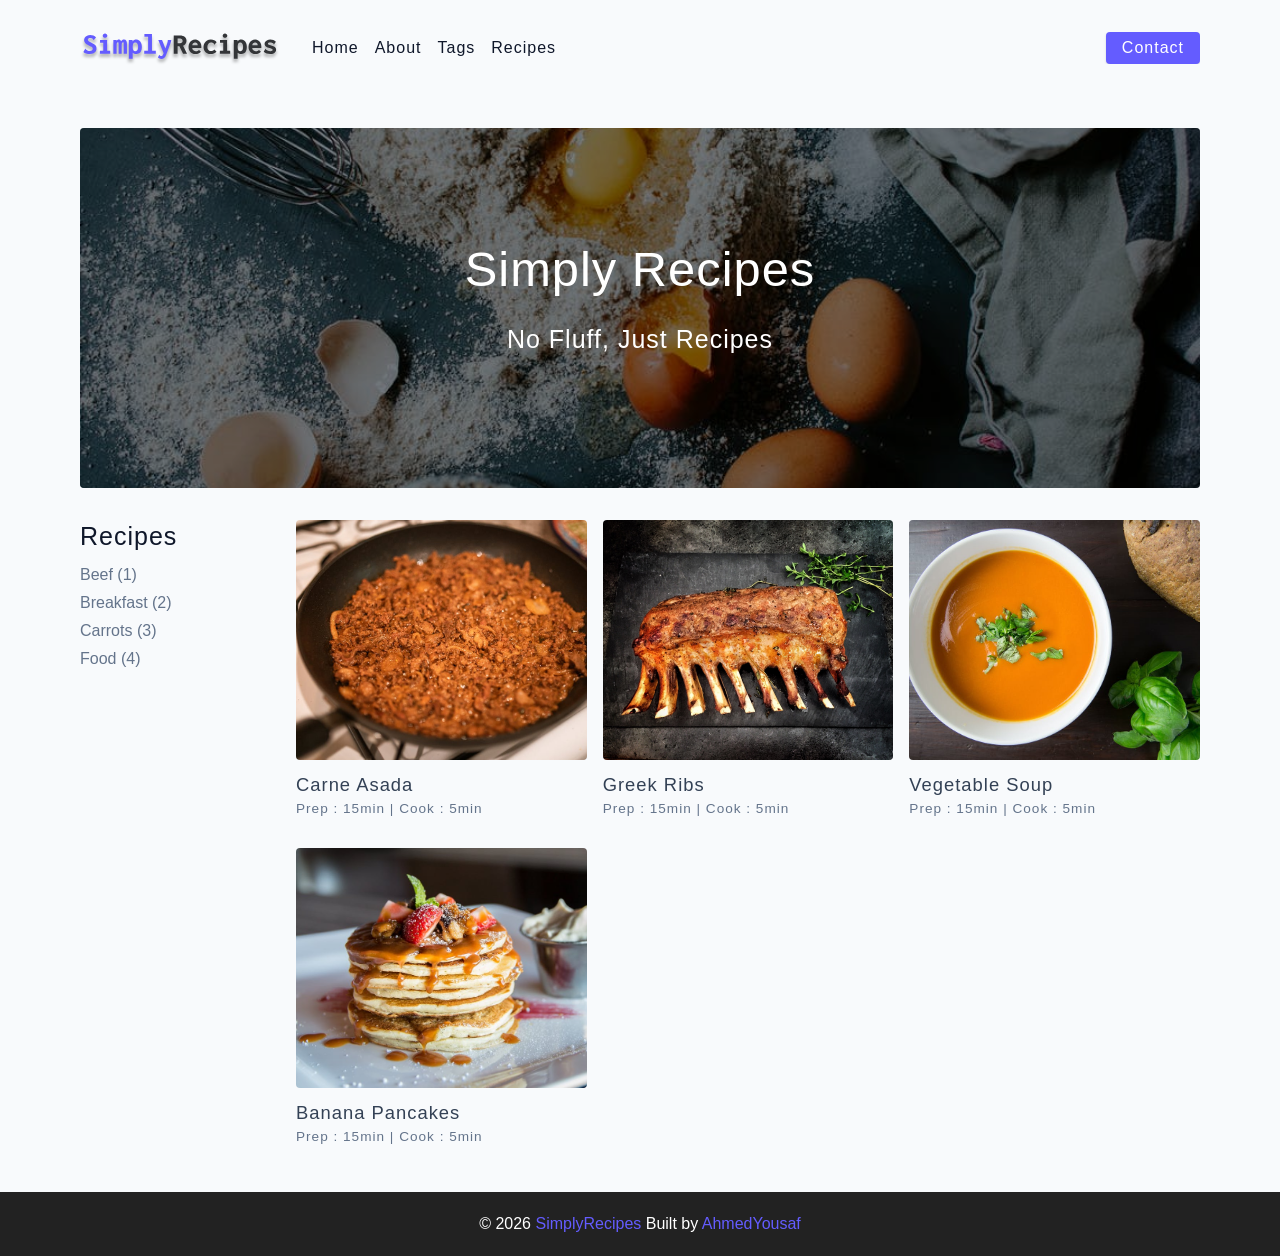
<file: starter/index.html>
<!DOCTYPE html>
<html lang="en">
  <head>
    <meta charset="UTF-8" />
    <meta http-equiv="X-UA-Compatible" content="IE=edge" />
    <meta name="viewport" content="width=device-width, initial-scale=1.0" />
    <title>Simply Recipes || Starter</title>
    <!-- favicon -->
    <link rel="shortcut icon" href="./assets/favicon.ico" type="image/x-icon" />
    <!-- normalize -->
    <link rel="stylesheet" href="./css/normalize.css" />
    <!-- font-awesome -->
    <link
      rel="stylesheet"
      href="https://cdnjs.cloudflare.com/ajax/libs/font-awesome/5.14.0/css/all.min.css"
    />
    <!-- main css -->
    <link rel="stylesheet" href="./css/main.css" />
  </head>
  <body>
   <!--nav-->
   <nav class="navbar">
    <div class="nav-center">
      <!--header-->
      <div class="nav-header">
      <a href="index.html" class="nav-logo">
        <img src="./assets/logo.svg" alt="simply recipes" />
      </a>
      <button type="button" class="btn nav-btn">
        <i class="fas fa-align-justify"></i>
      </button>
      </div>
      <!--links-->
      <div class="nav-links">
        <a href="index.html" class="nav-link">home</a>
        <a href="about.html" class="nav-link">about</a>
        <a href="tags.html" class="nav-link">tags</a>
        <a href="recipes.html" class="nav-link">recipes</a>
        <div class="nav-link contact-link">
          <a href="contact.html" class="btn">contact</a>
        </div>
      </div>
    </div>
   </nav>
   <!--end of nav-->
   <!--main-->
   <main class="page">
    <!--Header-->
    <header class="hero">
      <div class="hero-container">
        <div class="hero-text">
          <h1>Simply Recipes</h1>
          <h4>No Fluff, Just Recipes</h4>
        </div>
      </div>
    </header>
    <!--end of header-->
    <!--recipes container-->
    <section class="recipes-container">
      <!--tags container-->
      <div class="tags-container">
        <h4>Recipes</h4>
        <div class="tags-list">
          <a href="tag-template.html"> Beef (1)</a>
          <a href="tag-template.html"> Breakfast (2)</a>
          <a href="tag-template.html"> Carrots (3)</a>
          <a href="tag-template.html"> Food (4)</a>
        </div>
      </div>
      <!--end of tags container-->
      <!--recipes list-->
      <div class="recipes-list">
      <!--single recipe-->
      <a href="single-recipe.html" class="recipe">
        <img src="./assets/recipes/recipe-1.jpeg" alt="Food"
        class="img recipe-img"/>
        <h5>carne asada</h5>
        <p>Prep : 15min | Cook : 5min</p>
      </a>
      <!--end of single recipe-->
       <!--single recipe-->
      <a href="single-recipe.html" class="recipe">
        <img src="./assets/recipes/recipe-2.jpeg" alt="Food"
        class="img recipe-img"/>
        <h5>greek ribs</h5>
        <p>Prep : 15min | Cook : 5min</p>
      </a>
      <!--end of single recipe-->
       <!--single recipe-->
      <a href="single-recipe.html" class="recipe">
        <img src="./assets/recipes/recipe-3.jpeg" alt="Food"
        class="img recipe-img"/>
        <h5>vegetable soup</h5>
        <p>Prep : 15min | Cook : 5min</p>
      </a>
      <!--end of single recipe-->
       <!--single recipe-->
      <a href="single-recipe.html" class="recipe">
        <img src="./assets/recipes/recipe-4.jpeg" alt="Food"
        class="img recipe-img"/>
        <h5>banana pancakes</h5>
        <p>Prep : 15min | Cook : 5min</p>
      </a>
      <!--end of single recipe-->
      </div>
      <!--end of recipes list-->
    </section>
    <!--end of recipes container-->
   </main>
   <!--end of main-->
   <!--footer-->
   <footer class="page-footer">
    <p>
      &copy; <span id="date"></span>
      <span class="footer-logo">SimplyRecipes</span>
      Built by <a href="https://github.com/AhmedYousaf949">AhmedYousaf</a>
    </p>
   </footer>
   <script src="./js/app.js"></script>
  </body>
</html>
</file>
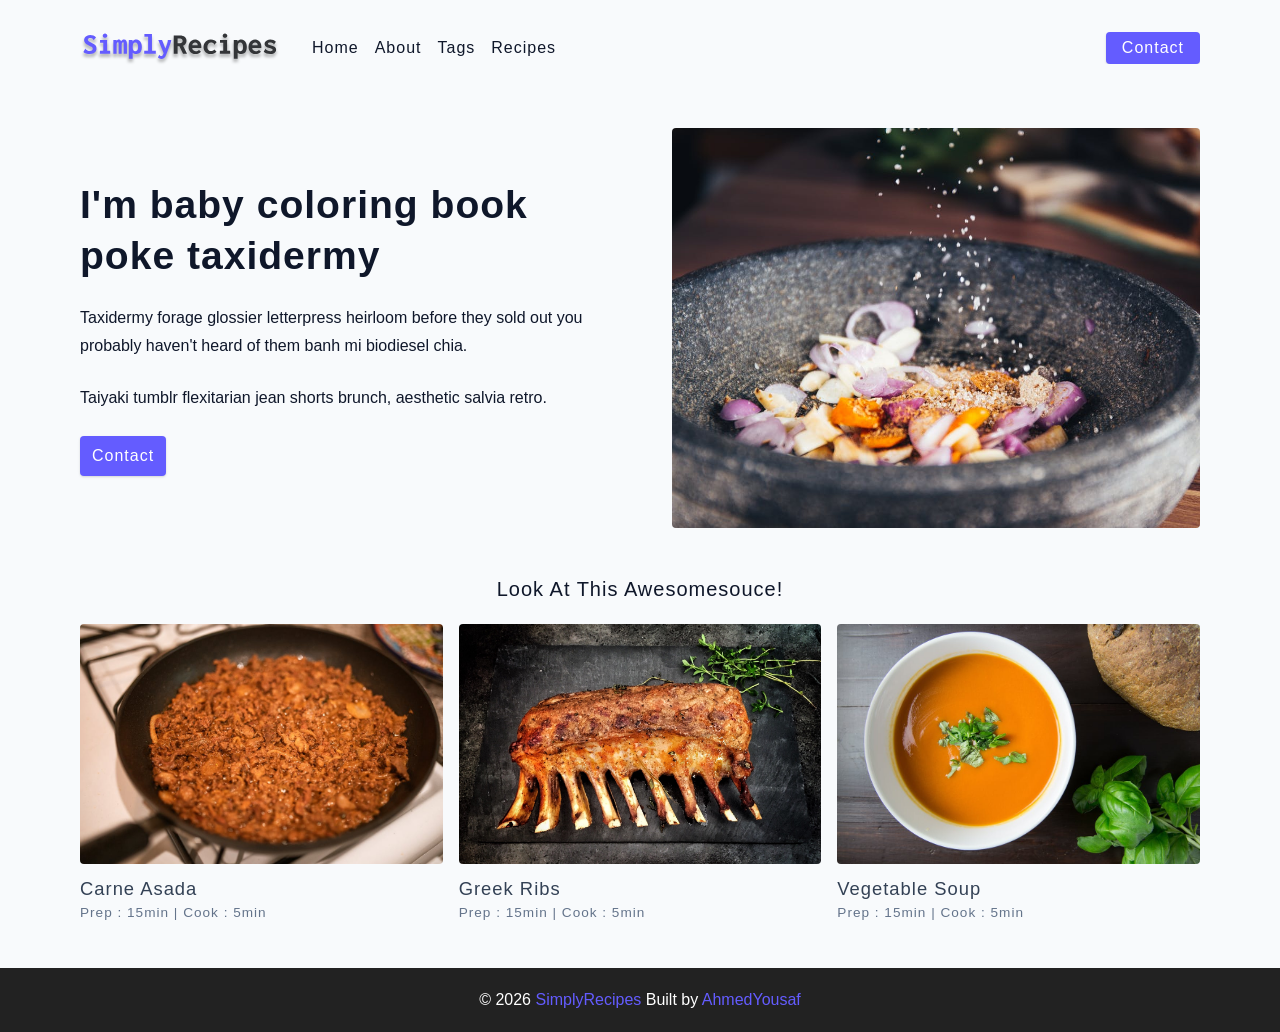
<file: starter/about.html>
<!DOCTYPE html>
<html lang="en">
  <head>
    <meta charset="UTF-8" />
    <meta http-equiv="X-UA-Compatible" content="IE=edge" />
    <meta name="viewport" content="width=device-width, initial-scale=1.0" />
    <title>About</title>
    <!-- favicon -->
    <link rel="shortcut icon" href="./assets/favicon.ico" type="image/x-icon" />
    <!-- normalize -->
    <link rel="stylesheet" href="./css/normalize.css" />
    <!-- font-awesome -->
    <link
      rel="stylesheet"
      href="https://cdnjs.cloudflare.com/ajax/libs/font-awesome/5.14.0/css/all.min.css"
    />
    <!-- main css -->
    <link rel="stylesheet" href="./css/main.css" />
  </head>
  <body>
   <!--nav-->
   <nav class="navbar">
    <div class="nav-center">
      <!--header-->
      <div class="nav-header">
      <a href="index.html" class="nav-logo">
        <img src="./assets/logo.svg" alt="simply recipes" />
      </a>
      <button type="button" class="btn nav-btn">
        <i class="fas fa-align-justify"></i>
      </button>
      </div>
      <!--links-->
      <div class="nav-links">
        <a href="index.html" class="nav-link">home</a>
        <a href="about.html" class="nav-link">about</a>
        <a href="tags.html" class="nav-link">tags</a>
        <a href="recipes.html" class="nav-link">recipes</a>
        <div class="nav-link contact-link">
          <a href="contact.html" class="btn">contact</a>
        </div>
      </div>
    </div>
   </nav>
   <!--end of nav-->
   <!--main-->
   <main class="page">
    <section class="about-page">
      <article>
        <h2>I'm baby coloring book poke taxidermy</h2>
        <p>Taxidermy forage glossier letterpress heirloom before they sold out you probably haven't heard of them banh mi biodiesel chia.</p>
        <p>Taiyaki tumblr flexitarian jean shorts brunch, aesthetic salvia retro. </p>
        <a href="contact.html" class="btn">contact</a>
      </article>
      <img src="./assets/about.jpeg" alt="Pouring Salt" class="img about-img">

    </section>
    <secion class="featured-recipes">
      <h5 class="featured-title">Look At this Awesomesouce!</h5>
      <!--recipes list-->
      <div class="recipes-list">
      <!--single recipe-->
      <a href="single-recipe.html" class="recipe">
        <img src="./assets/recipes/recipe-1.jpeg" alt="Food"
        class="img recipe-img"/>
        <h5>carne asada</h5>
        <p>Prep : 15min | Cook : 5min</p>
      </a>
      <!--end of single recipe-->
       <!--single recipe-->
      <a href="single-recipe.html" class="recipe">
        <img src="./assets/recipes/recipe-2.jpeg" alt="Food"
        class="img recipe-img"/>
        <h5>greek ribs</h5>
        <p>Prep : 15min | Cook : 5min</p>
      </a>
      <!--end of single recipe-->
       <!--single recipe-->
      <a href="single-recipe.html" class="recipe">
        <img src="./assets/recipes/recipe-3.jpeg" alt="Food"
        class="img recipe-img"/>
        <h5>vegetable soup</h5>
        <p>Prep : 15min | Cook : 5min</p>
      </a>
      <!--end of single recipe-->
       
      </div>
      <!--end of recipes list-->
    </secion>
   </main>
   <!--end of main-->
   <!--footer-->
   <footer class="page-footer">
    <p>
      &copy; <span id="date"></span>
      <span class="footer-logo">SimplyRecipes</span>
      Built by <a href="https://github.com/AhmedYousaf949">AhmedYousaf</a>
    </p>
   </footer>
   <script src="./js/app.js"></script>
  </body>
</html>
</file>
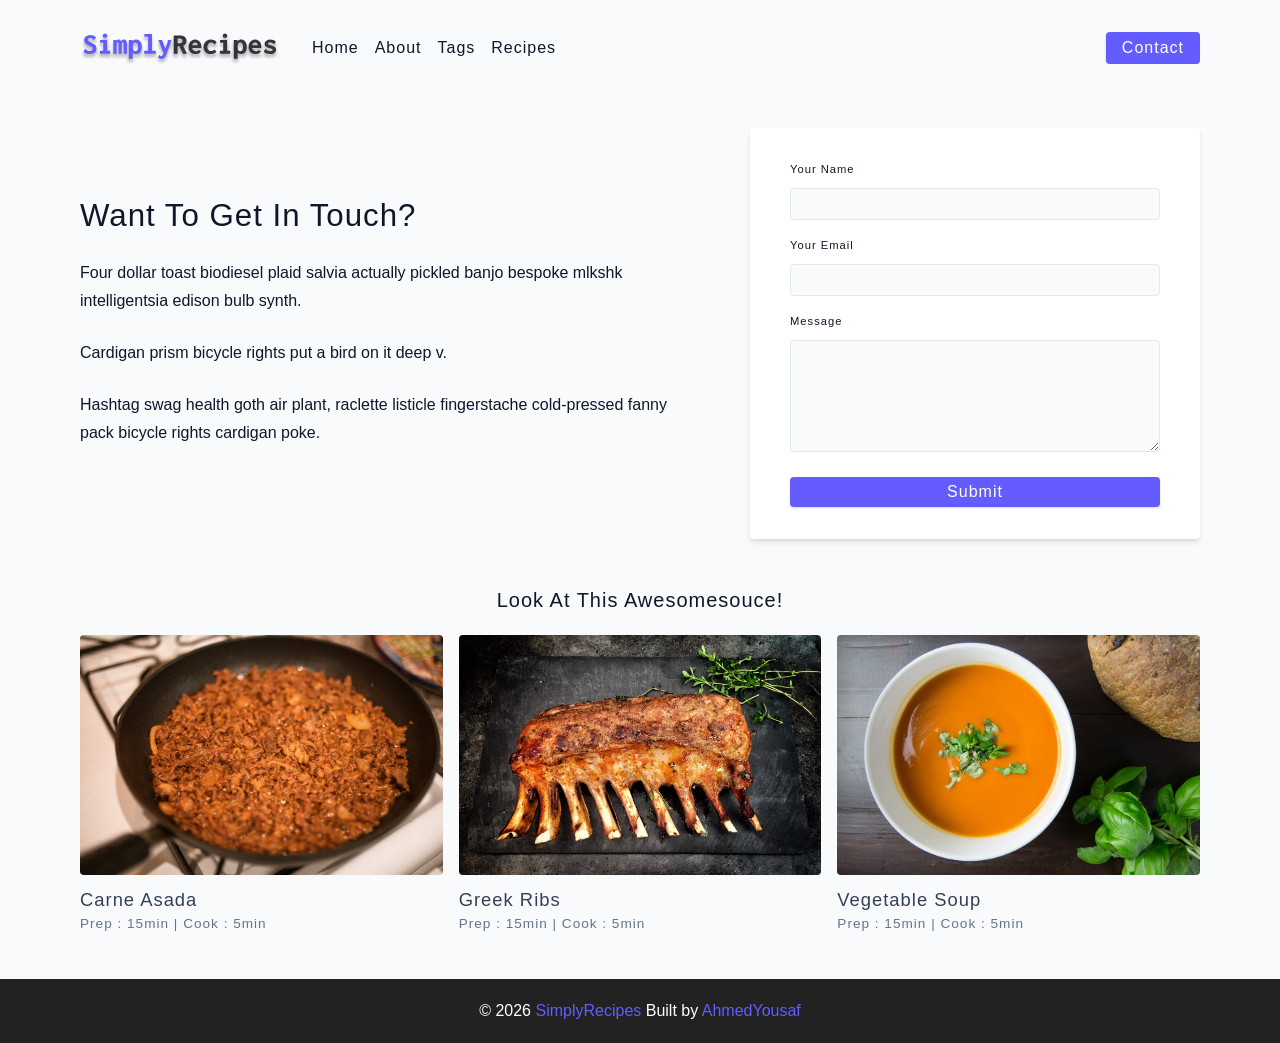
<file: starter/contact.html>
<!DOCTYPE html>
<html lang="en">
  <head>
    <meta charset="UTF-8" />
    <meta http-equiv="X-UA-Compatible" content="IE=edge" />
    <meta name="viewport" content="width=device-width, initial-scale=1.0" />
    <title>Contact</title>
    <!-- favicon -->
    <link rel="shortcut icon" href="./assets/favicon.ico" type="image/x-icon" />
    <!-- normalize -->
    <link rel="stylesheet" href="./css/normalize.css" />
    <!-- font-awesome -->
    <link
      rel="stylesheet"
      href="https://cdnjs.cloudflare.com/ajax/libs/font-awesome/5.14.0/css/all.min.css"
    />
    <!-- main css -->
    <link rel="stylesheet" href="./css/main.css" />
  </head>
  <body>
   <!--nav-->
   <nav class="navbar">
    <div class="nav-center">
      <!--header-->
      <div class="nav-header">
      <a href="index.html" class="nav-logo">
        <img src="./assets/logo.svg" alt="simply recipes" />
      </a>
      <button type="button" class="btn nav-btn">
        <i class="fas fa-align-justify"></i>
      </button>
      </div>
      <!--links-->
      <div class="nav-links">
        <a href="index.html" class="nav-link">home</a>
        <a href="about.html" class="nav-link">about</a>
        <a href="tags.html" class="nav-link">tags</a>
        <a href="recipes.html" class="nav-link">recipes</a>
        <div class="nav-link contact-link">
          <a href="contact.html" class="btn">contact</a>
        </div>
      </div>
    </div>
   </nav>
   <!--end of nav-->
   <!--main-->
   <main class="page">
    <section class="contact-container">
      <article class="contact-info">
        <h3>Want To Get In Touch?</h3>
        <p>Four dollar toast biodiesel plaid salvia actually pickled banjo 
          bespoke mlkshk intelligentsia edison bulb synth. </p>
          <p>Cardigan prism bicycle rights put a bird on it deep v.</p>
          <p>Hashtag swag health goth air plant,
             raclette listicle fingerstache cold-pressed fanny pack bicycle rights cardigan poke.</p>
      </article>
      <article>
        <form class="form contact-form">
          <!--single form row-->
          <div class="form-row">
            <label for="name" class="form-label">Your Name</label>
            <input type="text" name="name" id="name"
            class="form-input" />
          </div>
          <!--end of single form row-->
          <!--single form row-->
          <div class="form-row">
            <label for="email" class="form-label">Your email</label>
            <input type="text" name="email" id="email"
            class="form-input" />
          </div>
          <!--end of single form row-->
          <!--single form row-->
          <div class="form-row">
            <label for="message" class="form-label">Message</label>
            <textarea
            name="message"
            id="message"
            class="form-textarea"></textarea>
          </div>
          <!--end of single form row-->
          <button type="submit" class="btn btn-block">submit</button>
        </form>
      </article>
    </section>
    <secion class="featured-recipes">
      <h5 class="featured-title">Look At this Awesomesouce!</h5>
      <!--recipes list-->
      <div class="recipes-list">
      <!--single recipe-->
      <a href="single-recipe.html" class="recipe">
        <img src="./assets/recipes/recipe-1.jpeg" alt="Food"
        class="img recipe-img"/>
        <h5>carne asada</h5>
        <p>Prep : 15min | Cook : 5min</p>
      </a>
      <!--end of single recipe-->
       <!--single recipe-->
      <a href="single-recipe.html" class="recipe">
        <img src="./assets/recipes/recipe-2.jpeg" alt="Food"
        class="img recipe-img"/>
        <h5>greek ribs</h5>
        <p>Prep : 15min | Cook : 5min</p>
      </a>
      <!--end of single recipe-->
       <!--single recipe-->
      <a href="single-recipe.html" class="recipe">
        <img src="./assets/recipes/recipe-3.jpeg" alt="Food"
        class="img recipe-img"/>
        <h5>vegetable soup</h5>
        <p>Prep : 15min | Cook : 5min</p>
      </a>
      <!--end of single recipe-->
       
      </div>
      <!--end of recipes list-->
    </secion>
   </main>
   <!--end of main-->
   <!--footer-->
   <footer class="page-footer">
    <p>
      &copy; <span id="date"></span>
      <span class="footer-logo">SimplyRecipes</span>
      Built by <a href="https://github.com/AhmedYousaf949">AhmedYousaf</a>
    </p>
   </footer>
   <script src="./js/app.js"></script>
  </body>
</html>
</file>
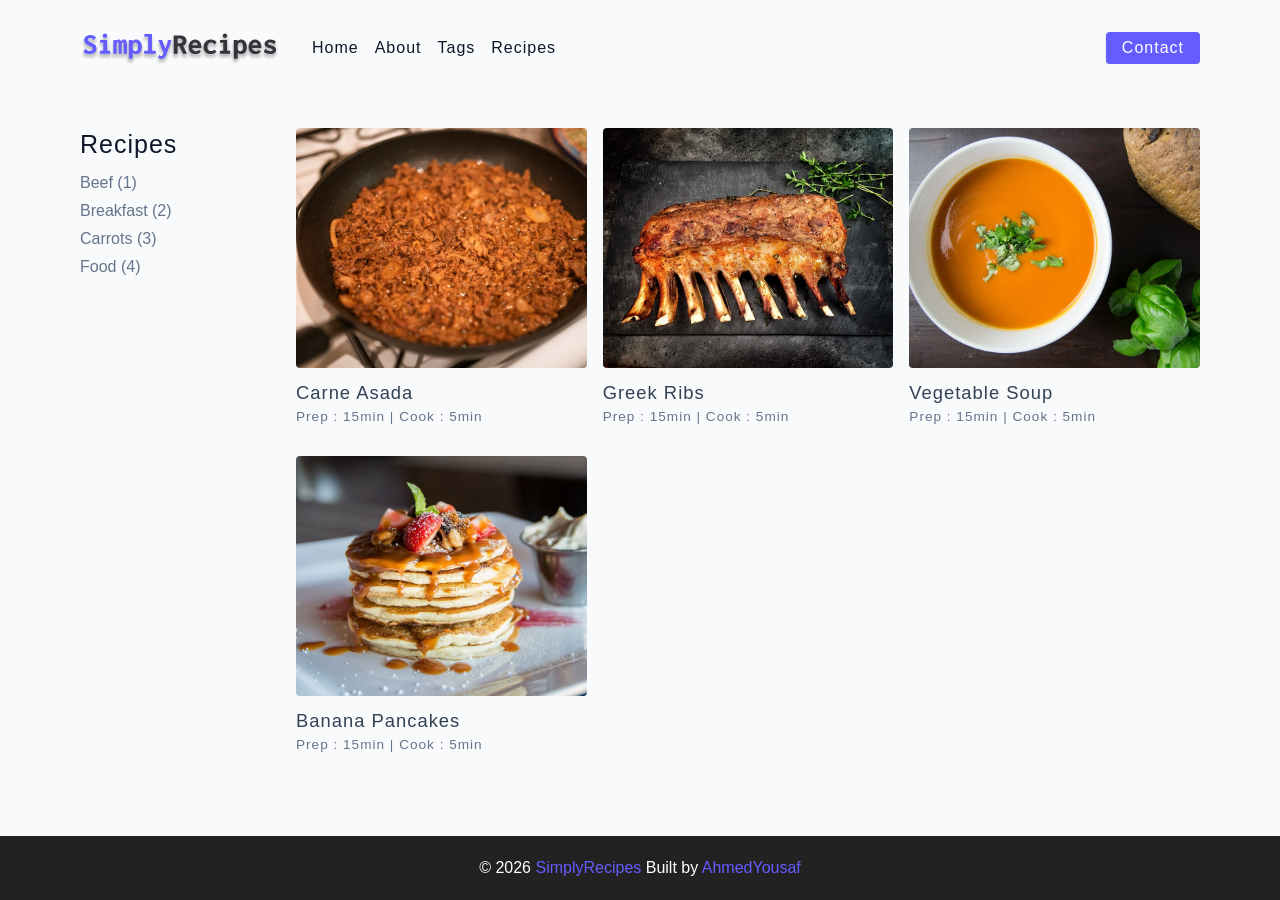
<file: starter/recipes.html>
<!DOCTYPE html>
<html lang="en">
  <head>
    <meta charset="UTF-8" />
    <meta http-equiv="X-UA-Compatible" content="IE=edge" />
    <meta name="viewport" content="width=device-width, initial-scale=1.0" />
    <title>Recipes</title>
    <!-- favicon -->
    <link rel="shortcut icon" href="./assets/favicon.ico" type="image/x-icon" />
    <!-- normalize -->
    <link rel="stylesheet" href="./css/normalize.css" />
    <!-- font-awesome -->
    <link
      rel="stylesheet"
      href="https://cdnjs.cloudflare.com/ajax/libs/font-awesome/5.14.0/css/all.min.css"
    />
    <!-- main css -->
    <link rel="stylesheet" href="./css/main.css" />
  </head>
  <body>
   <!--nav-->
   <nav class="navbar">
    <div class="nav-center">
      <!--header-->
      <div class="nav-header">
      <a href="index.html" class="nav-logo">
        <img src="./assets/logo.svg" alt="simply recipes" />
      </a>
      <button type="button" class="btn nav-btn">
        <i class="fas fa-align-justify"></i>
      </button>
      </div>
      <!--links-->
      <div class="nav-links">
        <a href="index.html" class="nav-link">home</a>
        <a href="about.html" class="nav-link">about</a>
        <a href="tags.html" class="nav-link">tags</a>
        <a href="recipes.html" class="nav-link">recipes</a>
        <div class="nav-link contact-link">
          <a href="contact.html" class="btn">contact</a>
        </div>
      </div>
    </div>
   </nav>
   <!--end of nav-->
   <!--main-->
   <main class="page">
     <!--recipes container-->
    <section class="recipes-container">
      <!--tags container-->
      <div class="tags-container">
        <h4>Recipes</h4>
        <div class="tags-list">
          <a href="tag-template.html"> Beef (1)</a>
          <a href="tag-template.html"> Breakfast (2)</a>
          <a href="tag-template.html"> Carrots (3)</a>
          <a href="tag-template.html"> Food (4)</a>
        </div>
      </div>
      <!--end of tags container-->
      <!--recipes list-->
      <div class="recipes-list">
      <!--single recipe-->
      <a href="single-recipe.html" class="recipe">
        <img src="./assets/recipes/recipe-1.jpeg" alt="Food"
        class="img recipe-img"/>
        <h5>carne asada</h5>
        <p>Prep : 15min | Cook : 5min</p>
      </a>
      <!--end of single recipe-->
       <!--single recipe-->
      <a href="single-recipe.html" class="recipe">
        <img src="./assets/recipes/recipe-2.jpeg" alt="Food"
        class="img recipe-img"/>
        <h5>greek ribs</h5>
        <p>Prep : 15min | Cook : 5min</p>
      </a>
      <!--end of single recipe-->
       <!--single recipe-->
      <a href="single-recipe.html" class="recipe">
        <img src="./assets/recipes/recipe-3.jpeg" alt="Food"
        class="img recipe-img"/>
        <h5>vegetable soup</h5>
        <p>Prep : 15min | Cook : 5min</p>
      </a>
      <!--end of single recipe-->
       <!--single recipe-->
      <a href="single-recipe.html" class="recipe">
        <img src="./assets/recipes/recipe-4.jpeg" alt="Food"
        class="img recipe-img"/>
        <h5>banana pancakes</h5>
        <p>Prep : 15min | Cook : 5min</p>
      </a>
      <!--end of single recipe-->
      </div>
      <!--end of recipes list-->
    </section>
    <!--end of recipes container-->
   </main>
   <!--end of main-->
   <!--footer-->
   <footer class="page-footer">
    <p>
      &copy; <span id="date"></span>
      <span class="footer-logo">SimplyRecipes</span>
      Built by <a href="https://github.com/AhmedYousaf949">AhmedYousaf</a>
    </p>
   </footer>
   <script src="./js/app.js"></script>
  </body>
</html>
</file>
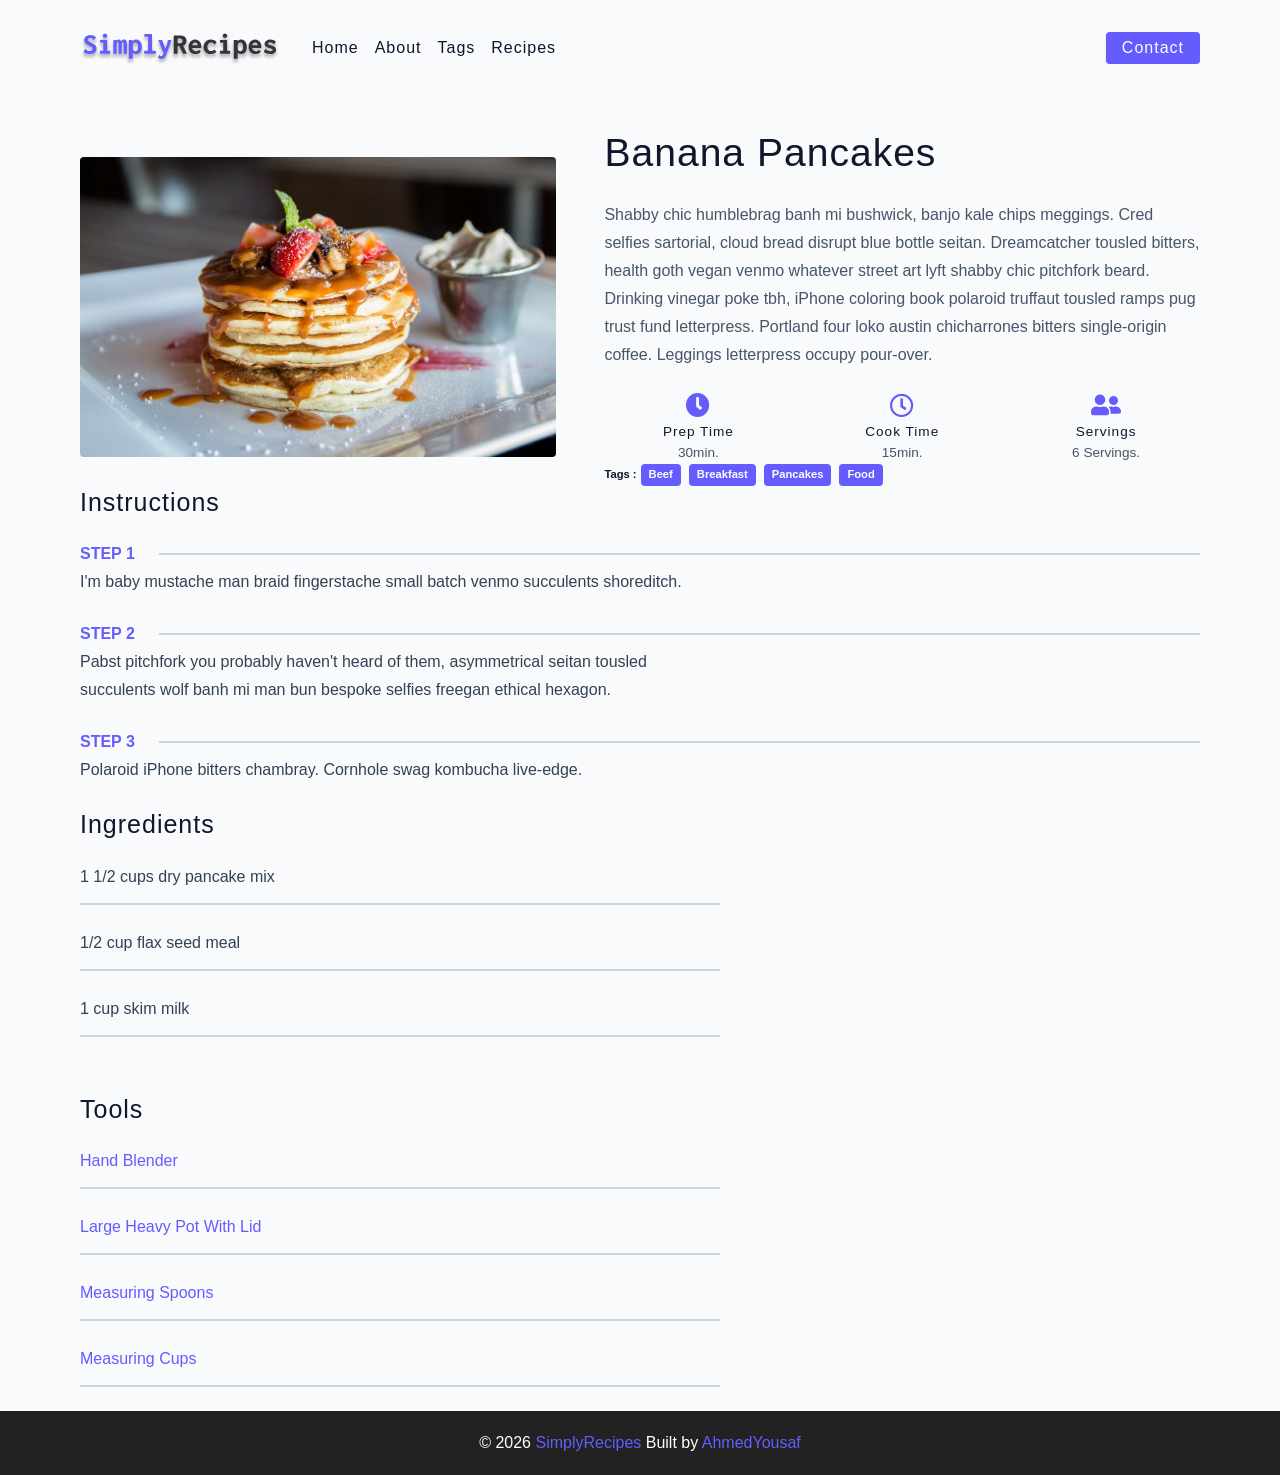
<file: starter/single-recipe.html>
<!DOCTYPE html>
<html lang="en">
  <head>
    <meta charset="UTF-8" />
    <meta http-equiv="X-UA-Compatible" content="IE=edge" />
    <meta name="viewport" content="width=device-width, initial-scale=1.0" />
    <title>Single Recipe</title>
    <!-- favicon -->
    <link rel="shortcut icon" href="./assets/favicon.ico" type="image/x-icon" />
    <!-- normalize -->
    <link rel="stylesheet" href="./css/normalize.css" />
    <!-- font-awesome -->
    <link
      rel="stylesheet"
      href="https://cdnjs.cloudflare.com/ajax/libs/font-awesome/5.14.0/css/all.min.css"
    />
    <!-- main css -->
    <link rel="stylesheet" href="./css/main.css" />
  </head>
  <body>
   <!--nav-->
   <nav class="navbar">
    <div class="nav-center">
      <!--header-->
      <div class="nav-header">
      <a href="index.html" class="nav-logo">
        <img src="./assets/logo.svg" alt="simply recipes" />
      </a>
      <button type="button" class="btn nav-btn">
        <i class="fas fa-align-justify"></i>
      </button>
      </div>
      <!--links-->
      <div class="nav-links">
        <a href="index.html" class="nav-link">home</a>
        <a href="about.html" class="nav-link">about</a>
        <a href="tags.html" class="nav-link">tags</a>
        <a href="recipes.html" class="nav-link">recipes</a>
        <div class="nav-link contact-link">
          <a href="contact.html" class="btn">contact</a>
        </div>
      </div>
    </div>
   </nav>
   <!--end of nav-->
   <!--main-->
   <main class="page">
    <div class="recipe-page">
      <section class="recipe-hero">
        <img src="./assets/recipes/recipe-4.jpeg" class="img recipe-hero-img" alt="pancakes" />
        <article>
          <h2>Banana Pancakes</h2>
          <p>Shabby chic humblebrag banh mi bushwick, banjo kale chips meggings. Cred selfies sartorial, cloud bread disrupt blue bottle seitan. Dreamcatcher tousled bitters, health goth vegan venmo whatever street art lyft shabby chic pitchfork beard. Drinking vinegar poke tbh, iPhone coloring book polaroid truffaut tousled ramps pug trust fund letterpress. Portland four loko austin chicharrones bitters single-origin coffee. Leggings letterpress occupy pour-over. </p>
          <!--recipe icons-->
          <div class="recipe-icons">
            <!-- single recipe icon-->
            <article>
              <i class="fas fa-clock"></i>
              <h5>Prep Time</h5>
              <p>30min.</p>
            </article>
            <!-- single recipe icon-->
            <article>
              <i class="far fa-clock"></i>
              <h5>Cook Time</h5>
              <p>15min.</p>
            </article>
            <!-- single recipe icon-->
            <article>
              <i class="fas fa-user-friends"></i>
              <h5>Servings</h5>
              <p>6 Servings.</p>
            </article>
          </div>
          <!--recipe tags-->
          <div class="recipe-tags">
            Tags : <a href="tag-template.html">Beef</a>
            <a href="tag-template.html">Breakfast</a>
            <a href="tag-template.html">Pancakes</a>
            <a href="tag-template.html">Food</a>
          </div>
        </article>
      </section>
      <!--recipe content-->
      <section class="recipe-content">
        <article>
          <h4>Instructions</h4>
          <!--Single Instruction-->
          <div class="single-instruction">
            <header>
              <p>step 1</p>
              <div></div>
            </header>
            <p>I'm baby mustache man braid fingerstache small batch venmo succulents shoreditch. </p>
            <!--Single Instruction-->
          <div class="single-instruction">
            <header>
              <p>step 2</p>
              <div></div>
            </header>
            <p>Pabst pitchfork you probably haven't heard of them,
               asymmetrical seitan tousled succulents wolf banh mi man bun bespoke selfies freegan ethical hexagon.  </p>
            <!--Single Instruction-->
          <div class="single-instruction">
            <header>
              <p>step 3</p>
              <div></div>
            </header>
            <p>Polaroid iPhone bitters chambray. Cornhole swag kombucha live-edge.  </p>
          </div>
        </article>
        <article class="second-column">
          <div>
            <h4>Ingredients</h4>
            <p class="single-ingredient">
              1 1/2 cups dry pancake mix
            </p>
            <p class="single-ingredient">
              1/2 cup flax seed meal
            </p>
            <p class="single-ingredient">
              1 cup skim milk
            </p>
          </div>
          <div>
            <h4>Tools</h4>
            <p class="single-tool">Hand Blender</p>
            <p class="single-tool">Large Heavy Pot With Lid</p>
            <p class="single-tool">Measuring Spoons</p>
            <p class="single-tool">Measuring Cups</p>
          </div>
        </article>
      </section>
    </div>
   </main>
   <!--end of main-->
   <!--footer-->
   <footer class="page-footer">
    <p>
      &copy; <span id="date"></span>
      <span class="footer-logo">SimplyRecipes</span>
      Built by <a href="https://github.com/AhmedYousaf949">AhmedYousaf</a>
    </p>
   </footer>
   <script src="./js/app.js"></script>
  </body>
</html>
</file>
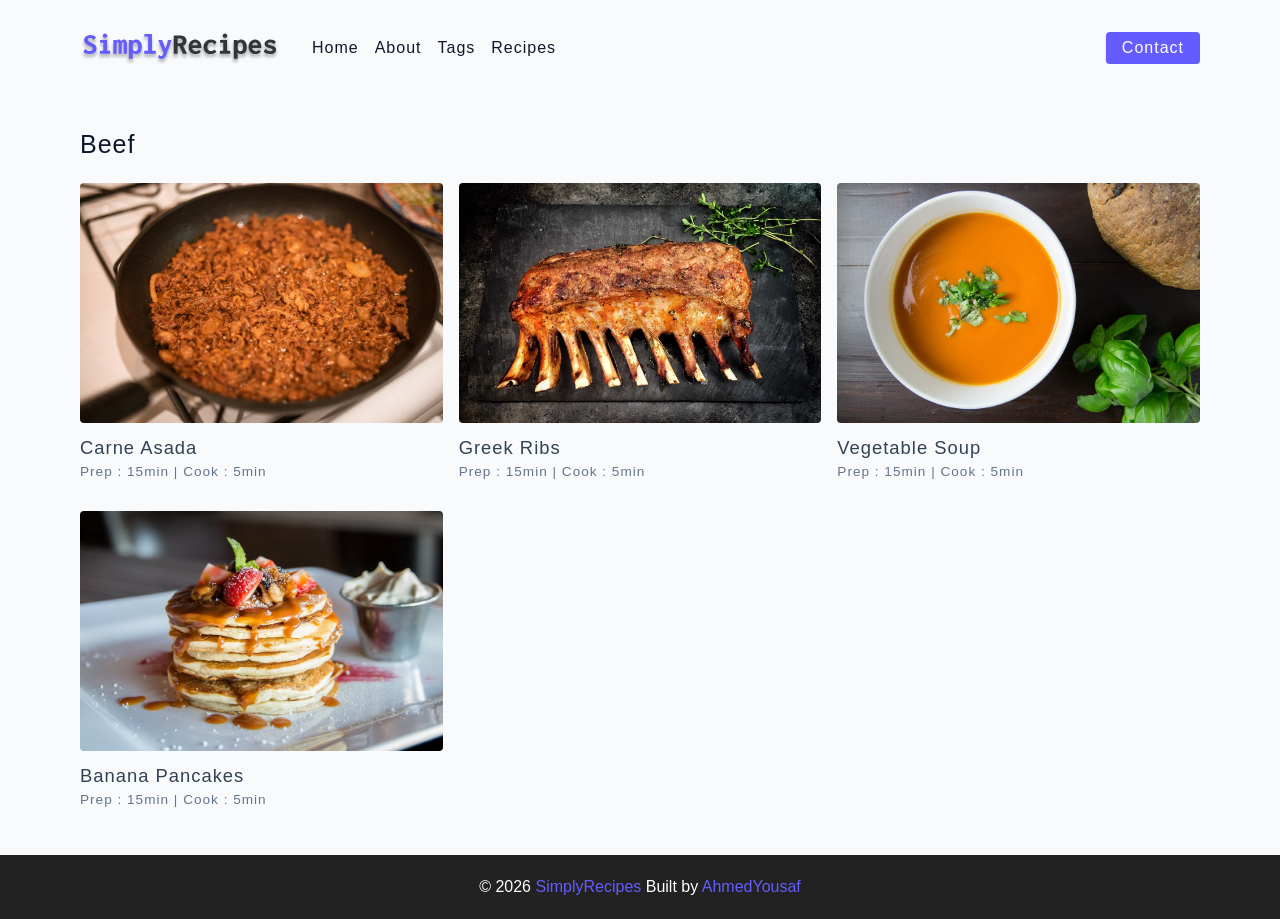
<file: starter/tag-template.html>
<!DOCTYPE html>
<html lang="en">
  <head>
    <meta charset="UTF-8" />
    <meta http-equiv="X-UA-Compatible" content="IE=edge" />
    <meta name="viewport" content="width=device-width, initial-scale=1.0" />
    <title>Tag Template</title>
    <!-- favicon -->
    <link rel="shortcut icon" href="./assets/favicon.ico" type="image/x-icon" />
    <!-- normalize -->
    <link rel="stylesheet" href="./css/normalize.css" />
    <!-- font-awesome -->
    <link
      rel="stylesheet"
      href="https://cdnjs.cloudflare.com/ajax/libs/font-awesome/5.14.0/css/all.min.css"
    />
    <!-- main css -->
    <link rel="stylesheet" href="./css/main.css" />
  </head>
  <body>
   <!--nav-->
   <nav class="navbar">
    <div class="nav-center">
      <!--header-->
      <div class="nav-header">
      <a href="index.html" class="nav-logo">
        <img src="./assets/logo.svg" alt="simply recipes" />
      </a>
      <button type="button" class="btn nav-btn">
        <i class="fas fa-align-justify"></i>
      </button>
      </div>
      <!--links-->
      <div class="nav-links">
        <a href="index.html" class="nav-link">home</a>
        <a href="about.html" class="nav-link">about</a>
        <a href="tags.html" class="nav-link">tags</a>
        <a href="recipes.html" class="nav-link">recipes</a>
        <div class="nav-link contact-link">
          <a href="contact.html" class="btn">contact</a>
        </div>
      </div>
    </div>
   </nav>
   <!--end of nav-->
   <!--main-->
   <main class="page">
    <div>
      <h4>Beef</h4>
       <!--recipes list-->
      <div class="recipes-list">
      <!--single recipe-->
      <a href="single-recipe.html" class="recipe">
        <img src="./assets/recipes/recipe-1.jpeg" alt="Food"
        class="img recipe-img"/>
        <h5>carne asada</h5>
        <p>Prep : 15min | Cook : 5min</p>
      </a>
      <!--end of single recipe-->
       <!--single recipe-->
      <a href="single-recipe.html" class="recipe">
        <img src="./assets/recipes/recipe-2.jpeg" alt="Food"
        class="img recipe-img"/>
        <h5>greek ribs</h5>
        <p>Prep : 15min | Cook : 5min</p>
      </a>
      <!--end of single recipe-->
       <!--single recipe-->
      <a href="single-recipe.html" class="recipe">
        <img src="./assets/recipes/recipe-3.jpeg" alt="Food"
        class="img recipe-img"/>
        <h5>vegetable soup</h5>
        <p>Prep : 15min | Cook : 5min</p>
      </a>
      <!--end of single recipe-->
       <!--single recipe-->
      <a href="single-recipe.html" class="recipe">
        <img src="./assets/recipes/recipe-4.jpeg" alt="Food"
        class="img recipe-img"/>
        <h5>banana pancakes</h5>
        <p>Prep : 15min | Cook : 5min</p>
      </a>
      <!--end of single recipe-->
      </div>
      <!--end of recipes list-->
    </div>
   </main>
   <!--end of main-->
   <!--footer-->
   <footer class="page-footer">
    <p>
      &copy; <span id="date"></span>
      <span class="footer-logo">SimplyRecipes</span>
      Built by <a href="https://github.com/AhmedYousaf949">AhmedYousaf</a>
    </p>
   </footer>
   <script src="./js/app.js"></script>
  </body>
</html>
</file>
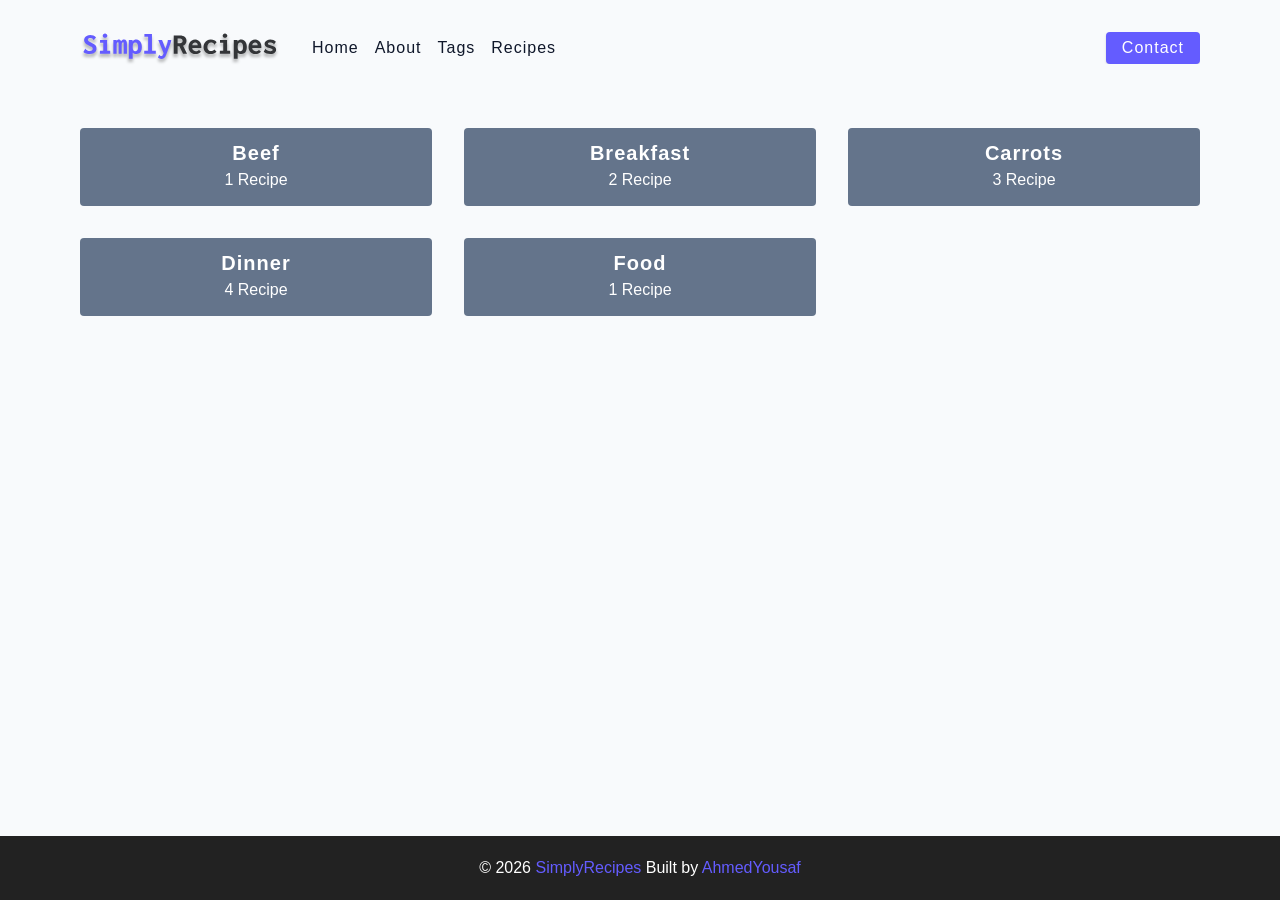
<file: starter/tags.html>
<!DOCTYPE html>
<html lang="en">
  <head>
    <meta charset="UTF-8" />
    <meta http-equiv="X-UA-Compatible" content="IE=edge" />
    <meta name="viewport" content="width=device-width, initial-scale=1.0" />
    <title>Tags</title>
    <!-- favicon -->
    <link rel="shortcut icon" href="./assets/favicon.ico" type="image/x-icon" />
    <!-- normalize -->
    <link rel="stylesheet" href="./css/normalize.css" />
    <!-- font-awesome -->
    <link
      rel="stylesheet"
      href="https://cdnjs.cloudflare.com/ajax/libs/font-awesome/5.14.0/css/all.min.css"
    />
    <!-- main css -->
    <link rel="stylesheet" href="./css/main.css" />
  </head>
  <body>
   <!--nav-->
   <nav class="navbar">
    <div class="nav-center">
      <!--header-->
      <div class="nav-header">
      <a href="index.html" class="nav-logo">
        <img src="./assets/logo.svg" alt="simply recipes" />
      </a>
      <button type="button" class="btn nav-btn">
        <i class="fas fa-align-justify"></i>
      </button>
      </div>
      <!--links-->
      <div class="nav-links">
        <a href="index.html" class="nav-link">home</a>
        <a href="about.html" class="nav-link">about</a>
        <a href="tags.html" class="nav-link">tags</a>
        <a href="recipes.html" class="nav-link">recipes</a>
        <div class="nav-link contact-link">
          <a href="contact.html" class="btn">contact</a>
        </div>
      </div>
    </div>
   </nav>
   <!--end of nav-->
   <!--main-->
   <main class="page">
    <section class="tags-wrapper">
      <!--single tag-->
      <a href="tag-template.html" class="tag">
        <h5>Beef</h5>
        <p>1 Recipe</p>
      </a>
      <!--end of single tag-->
      <!--single tag-->
      <a href="tag-template.html" class="tag">
        <h5>Breakfast</h5>
        <p>2 Recipe</p>
      </a>
      <!--end of single tag-->
      <!--single tag-->
      <a href="tag-template.html" class="tag">
        <h5>Carrots</h5>
        <p>3 Recipe</p>
      </a>
      <!--end of single tag-->
      <!--single tag-->
      <a href="tag-template.html" class="tag">
        <h5>Dinner</h5>
        <p>4 Recipe</p>
      </a>
      <!--end of single tag-->
      <!--single tag-->
      <a href="tag-template.html" class="tag">
        <h5>Food </h5>
        <p>1 Recipe</p>
      </a>
      <!--end of single tag-->
    </section>
   </main>
   <!--end of main-->
   <!--footer-->
   <footer class="page-footer">
    <p>
      &copy; <span id="date"></span>
      <span class="footer-logo">SimplyRecipes</span>
      Built by <a href="https://github.com/AhmedYousaf949">AhmedYousaf</a>
    </p>
   </footer>
   <script src="./js/app.js"></script>
  </body>
</html>
</file>
<file: starter/css/main.css>
*,
::after,
::before {
  box-sizing: border-box;
}
/* fonts */

@import url('https://fonts.googleapis.com/css2?family=Roboto:wght@400;500;600&family=Montserrat&display=swap');
html {
  font-size: 100%;
} /*16px*/

:root {
  /* colors */
  --primary-100: #e2e0ff;
  --primary-200: #c1beff;
  --primary-300: #a29dff;
  --primary-400: #837dff;
  --primary-500: #645cff;
  --primary-600: #504acc;
  --primary-700: #3c3799;
  --primary-800: #282566;
  --primary-900: #141233;

  /* grey */
  --grey-50: #f8fafc;
  --grey-100: #f1f5f9;
  --grey-200: #e2e8f0;
  --grey-300: #cbd5e1;
  --grey-400: #94a3b8;
  --grey-500: #64748b;
  --grey-600: #475569;
  --grey-700: #334155;
  --grey-800: #1e293b;
  --grey-900: #0f172a;
  /* rest of the colors */
  --black: #222;
  --white: #fff;
  --red-light: #f8d7da;
  --red-dark: #842029;
  --green-light: #d1e7dd;
  --green-dark: #0f5132;

  /* fonts  */
  --headingFont: 'Roboto', sans-serif;
  --bodyFont: 'Nunito', sans-serif;
  --smallText: 0.7em;
  /* rest of the vars */
  --backgroundColor: var(--grey-50);
  --textColor: var(--grey-900);
  --borderRadius: 0.25rem;
  --letterSpacing: 1px;
  --transition: 0.3s ease-in-out all;
  --max-width: 1120px;
  --fixed-width: 600px;

  /* box shadow*/
  --shadow-1: 0 1px 3px 0 rgba(0, 0, 0, 0.1), 0 1px 2px 0 rgba(0, 0, 0, 0.06);
  --shadow-2: 0 4px 6px -1px rgba(0, 0, 0, 0.1),
    0 2px 4px -1px rgba(0, 0, 0, 0.06);
  --shadow-3: 0 10px 15px -3px rgba(0, 0, 0, 0.1),
    0 4px 6px -2px rgba(0, 0, 0, 0.05);
  --shadow-4: 0 20px 25px -5px rgba(0, 0, 0, 0.1),
    0 10px 10px -5px rgba(0, 0, 0, 0.04);
}

body {
  background: var(--backgroundColor);
  font-family: var(--bodyFont);
  font-weight: 400;
  line-height: 1.75;
  color: var(--textColor);
}

p {
  margin-top: 0;
  margin-bottom: 1.5rem;
  max-width: 40em;
}

h1,
h2,
h3,
h4,
h5 {
  margin: 0;
  margin-bottom: 1.38rem;
  font-family: var(--headingFont);
  font-weight: 400;
  line-height: 1.3;
  text-transform: capitalize;
  letter-spacing: var(--letterSpacing);
}

h1 {
  margin-top: 0;
  font-size: 3.052rem;
}

h2 {
  font-size: 2.441rem;
}

h3 {
  font-size: 1.953rem;
}

h4 {
  font-size: 1.563rem;
}

h5 {
  font-size: 1.25rem;
}

small,
.text-small {
  font-size: var(--smallText);
}

a {
  text-decoration: none;
}
ul {
  list-style-type: none;
  padding: 0;
}

.img {
  width: 100%;
  display: block;
  object-fit: cover;
}
/* buttons */

.btn {
  cursor: pointer;
  color: var(--white);
  background: var(--primary-500);
  border: transparent;
  border-radius: var(--borderRadius);
  letter-spacing: var(--letterSpacing);
  padding: 0.375rem 0.75rem;
  box-shadow: var(--shadow-1);
  transition: var(--transtion);
  text-transform: capitalize;
  display: inline-block;
}
.btn:hover {
  background: var(--primary-700);
  box-shadow: var(--shadow-3);
}
.btn-hipster {
  color: var(--primary-500);
  background: var(--primary-200);
}
.btn-hipster:hover {
  color: var(--primary-200);
  background: var(--primary-700);
}
.btn-block {
  width: 100%;
}

/* alerts */
.alert {
  padding: 0.375rem 0.75rem;
  margin-bottom: 1rem;
  border-color: transparent;
  border-radius: var(--borderRadius);
}

.alert-danger {
  color: var(--red-dark);
  background: var(--red-light);
}
.alert-success {
  color: var(--green-dark);
  background: var(--green-light);
}
/* form */

.form {
  width: 90vw;
  max-width: var(--fixed-width);
  background: var(--white);
  border-radius: var(--borderRadius);
  box-shadow: var(--shadow-2);
  padding: 2rem 2.5rem;
  margin: 3rem auto;
}
.form-label {
  display: block;
  font-size: var(--smallText);
  margin-bottom: 0.5rem;
  text-transform: capitalize;
  letter-spacing: var(--letterSpacing);
}
.form-input,
.form-textarea {
  width: 100%;
  padding: 0.375rem 0.75rem;
  border-radius: var(--borderRadius);
  background: var(--backgroundColor);
  border: 1px solid var(--grey-200);
}

.form-row {
  margin-bottom: 1rem;
}

.form-textarea {
  height: 7rem;
}
::placeholder {
  font-family: inherit;
  color: var(--grey-400);
}
.form-alert {
  color: var(--red-dark);
  letter-spacing: var(--letterSpacing);
  text-transform: capitalize;
}
/* alert */

@keyframes spinner {
  to {
    transform: rotate(360deg);
  }
}

.loading {
  width: 6rem;
  height: 6rem;
  border: 5px solid var(--grey-400);
  border-radius: 50%;
  border-top-color: var(--primary-500);
  animation: spinner 0.6s linear infinite;
}
.loading {
  margin: 0 auto;
}
/* title */

.title {
  text-align: center;
}

.title-underline {
  background: var(--primary-500);
  width: 7rem;
  height: 0.25rem;
  margin: 0 auto;
  margin-top: -1rem;
}

/*
=============== 
Navbar
===============
*/

.navbar{
  display: flex;
  justify-content: center;
  align-items: center;
}
.nav-center{
  width: 90vw;
  max-width: var(--max-width);
}
.nav-header{
  height: 6rem;
  display: flex;
  justify-content: space-between;
  align-items: center;
}
.nav-logo{
  display: flex;
  align-items: center;
}
.nav-header img{
  width: 200px;
}
.nav-btn{
  padding: 0.15rem 0.75rem;
}
.nav-btn i{
  font-size: 1.25rem;
}
.nav-links{
  display: flex;
  flex-direction: column;
  height: 0;
  overflow: hidden;
  transition: var(--transition);
}
.show-links{
  height: 310px;
}
.nav-link{
  display: block;
  text-align: center;
  text-transform: capitalize;
  color: var(--grey-900);
  letter-spacing: var(--letterSpacing);
  padding: 1rem 0;
  border-top: 1px solid var(--grey-500);
  transition: var(--transition);
}
.nav-link:hover{
  color: var(--primary-500);
}
.contact-link a{
  padding: 0.15rem 1rem;
}
@media screen and (min-width: 992px) {
  .nav-btn{
    display: none;
  }
  .navbar{
    height: 6rem;
  }
  .nav-center{
    display: flex;
    align-items: center;
  }
  .nav-header{
    height: auto;
    margin-right: 2rem;
  }
  .nav-links{
    height: auto;
    flex-direction: row;
    align-items: center;
    width: 100%;
  }
  .nav-link{
    padding: 0;
    border-top: none;
    margin-right: 1rem;
    font-size: 1rem;
  }
  .contact-link{
    margin-left: auto;
    margin-right: 0;
  }
}
/* PAGE */
.page{
  width: 90vw;
  max-width: var(--max-width);
  margin: 0 auto;
  padding-top: 2rem;
  min-height: calc(100vh - (6rem + 4rem));
}
/* FOOTER */
.page-footer{
  height: 4rem;
  text-align: center;
  background: var(--black);
  color: var(--white);
  display: flex;
  align-items: center;
  justify-content: center;
}
.page-footer p{
  margin-bottom: 0;
}
.footer-logo,
.page-footer a{
  color: var(--primary-500);
}
/* Hero */
.hero{
  height: 40vh;
  background: url('../assets/main.jpeg') center/cover no-repeat;
  margin-bottom: 2rem;
  border-radius: var(--borderRadius);
  position: relative;
}
.hero-container{
  position: absolute;
  width: 100%;
  height: 100%;
  top: 0;
  left: 0;
  background: rgba(0, 0, 0, 0.4);
  border-radius: var(--borderRadius);
  display: flex;
  align-items: center;
  justify-content: center;
}
.hero-text{
  text-align: center;
  color: var(--white);
}
@media screen and(min-width:768px) {
  .hero-text h1{
    font-size: 4rem;
    margin-bottom: 0;
  }
}
/*Recipes*/
.recipes-container{
  display: grid;
  gap: 2rem 1rem;
}
.tags-container{
  order: 1;
  display: flex;
  flex-direction: column;
  padding-bottom: 3rem;
}
.recipes-list{
  display: grid;
  gap: 2rem 1rem;
  padding-bottom: 3rem;
}
.tags-container h4{
  margin-bottom: 0.5rem;
  font-weight: 500;
}
.tags-list{
  display: grid;
  grid-template-columns: 1fr 1fr 1fr;
}
.tags-list a{
  text-transform: capitalize;
  display: block;
  color: var(--grey-500);
  transition: var(--transition);
}
.tags-list a:hover{
  color: var(--primary-500);
}
.recipe{
  display: block;
}
.recipe-img{
  height: 15rem;
  border-radius: var(--borderRadius);
  margin-bottom: 1rem;
}
.recipe h5{
  margin-bottom: 0;
  line-height: 1;
  color: var(--grey-700);
}
.recipe p{
  margin-bottom: 0;
  line-height: 1;
  margin-top: 0.5rem;
  color: var(--grey-500);
  letter-spacing: var(--letterSpacing);
}
@media screen and (min-width: 576) {
  .recipes-list{
    grid-template-columns: 1fr 1fr;
  }
  .recipe-img{
    height: 10rem;
  }
}
@media screen and (min-width: 992px) {
  .recipes-container{
    grid-template-columns: 200px 1fr;
  }
  .recipe p{
    font-size: 0.85rem;
  }
  .tags-container{
    order: 0;
  }
  .tags-list{
    grid-template-columns: 1fr;
  }
}
@media screen and (min-width: 1200px) {
  .recipe h5{
    font-size: 1.15rem;
  }
  .recipes-list{
    grid-template-columns: 1fr 1fr 1fr;
  }
}
/*Error*/
.error-page{
  text-align: center;
  padding-top: 5rem;
}
.error-page h1{
  font-size: 9rem;
}
/*About*/
.about-page h2{
  text-transform: none;
  font-weight: bold;
}
.about-page{
  display: grid;
  gap: 2rem 4rem;
  padding-bottom: 3rem;
}
.about-img{
  border-radius: var(--borderRadius);
  height: 300px;
}
@media screen and (min-width: 992px) {
  .about-page{
    grid-template-columns: 1fr 1fr;
    grid-template-rows: 400px;
    align-items: center;
  }
  .about-img{
    height: 100%;
  }
}
.featured-title{
  text-align: center;
}
/*Contact*/
.contact-form{
  width: 100%;
  margin: 0;
}
.contact-container{
  display: grid;
  gap: 2rem 3rem;
  padding-bottom: 3rem;
}
@media screen and (min-width: 992px) {
  .contact-container{
    grid-template-columns: 1fr 450px;
    align-items: center;
  }
}
/*Tags*/
.tags-wrapper{
  display: grid;
  gap: 2rem;
  padding-bottom: 3rem;
}
.tag{
  background: var(--grey-500);
  border-radius: var(--borderRadius);
  text-align: center;
  color: var(--white);
  transition: var(--transition);
  padding: 0.75rem 0;
}
.tag:hover{
  background: var(--primary-500);
}
.tag h5, .tag p{
  margin-bottom: 0;
}
.tag h5{
  font-weight: 600;
}
@media screen and (min-width: 576px) {
  .tags-wrapper{
    grid-template-columns: 1fr 1fr;
  }
}
@media screen and (min-width: 992px) {
  .tags-wrapper{
    grid-template-columns: repeat(3, 1fr);
  }
}
/*Single Recipe Page*/
.recipe-hero{
  display: grid;
  gap: 3rem;
}
.recipe-hero-img{
  height: 300px;
  border-radius: var(--borderRadius);
}
.recipe-hero p{
  color: var(--grey-600);
}
.recipe-icons{
  display: grid;
  grid-template-columns: repeat(3, 1fr);
  gap: 1rem;
  margin-bottom: 2rem 0;
  text-align: center;
}
.recipe-icons i{
  font-size: 1.5rem;
  color: var(--primary-500);
}
.recipe-icons h5,
.recipe-icons p{
  margin-bottom: 0;
  font-size: 0.85rem;
}
.recipe-icons p{
  color: var(--grey-600);
}
.recipe-tags{
  display: flex;
  align-items: center;
  flex-wrap: wrap;
  font-size: 0.7em;
  font-weight: 600;
}
.recipe-tags a{
  background: var(--primary-500);
  border-radius: var(--borderRadius);
  color: var(--white);
  padding: 0.05rem 0.5rem;
  margin: 0 0.25rem;
  text-transform: capitalize;
}
@media screen and (min-width: 992px) {
  .recipe-hero{
    grid-template-columns: 4fr 5fr;
    align-items: center;
  }
}
.recipe-container{
  padding: 3rem 0;
  display: grid;
  gap: 2rem 5rem;
}
@media screen and (min-width: 992px) {
  .recipe-content{
    grid-template-columns: 2fr 1fr;
  }
}
.single-instruction header{
  display: grid;
  grid-template-columns: auto 1fr;
  gap: 1.5rem;
  align-items: center;
}
.single-instruction header p{
  text-transform: uppercase;
  font-weight: 600;
  margin-bottom: 0;
  color: var(--primary-500);
}
.single-instruction > p{
  color: var(--grey-700);
}
.single-instruction header div{
  height: 2px;
  background: var(--grey-300);
}
.second-column{
  display: grid;
  row-gap: 2rem;
}
.single-ingredient{
  border-bottom: 2px solid var(--grey-300);
  padding-bottom: 0.75rem;
  color: var(--grey-700);
}
.single-tool{
  border-bottom: 2px solid var(--grey-300);
  padding-bottom: 0.75rem;
  color: var(--primary-500);
  text-transform: capitalize;
}
</file>
